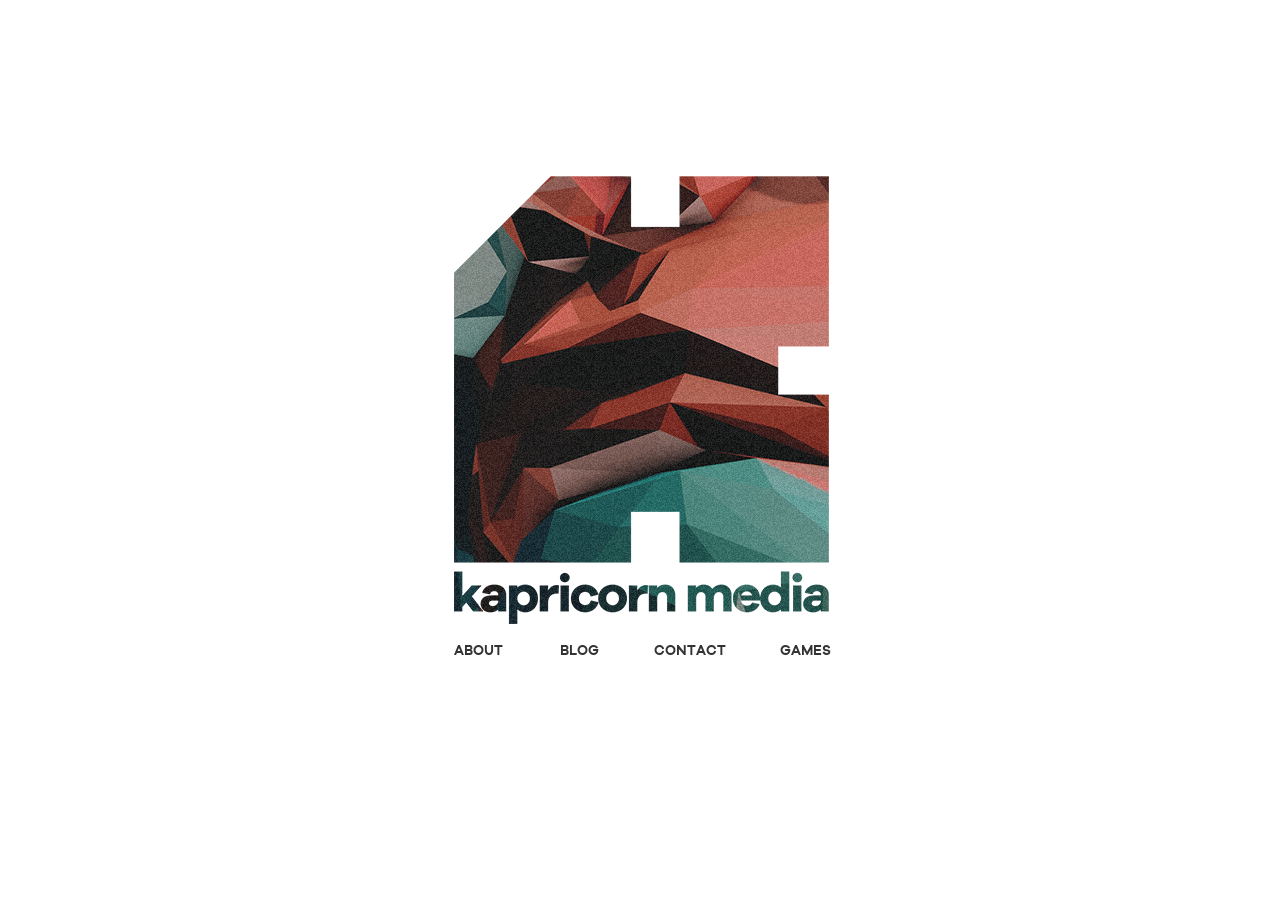
<file: public/index.html>
<!doctype html>
<html>

<head>
    <meta charset="utf-8">
    <meta name="viewport" content="width=device-width, initial-scale=1">

    <!-- - - - - - - - - PAGE METADATA - - - - - - - - -->
    <title>KAPRICORN MEDIA</title>
	<meta name="description" content="An independent game development team.">
    <link rel="publisher" href="https://plus.google.com/+kapricornmedia">
    <!-- OpenGraph tags -->
    <meta property="og:title"       content="KAPRICORN MEDIA">
    <meta property="og:type"        content="website">
    <meta property="og:image"       content="http://www.kapricornmedia.com/images/logo/logoSquare.png">
    <meta property="og:url"         content="http://www.kapricornmedia.com">
    <meta property="og:description" content="An independent game development team.">
    <!-- Twitter card -->
    <meta name="twitter:card"           content="summary">
    <meta name="twitter:url"            content="http://www.kapricornmedia.com">
    <meta name="twitter:title"          content="KAPRICORN MEDIA">
    <meta name="twitter:description"    content="An independent game development team.">
    <meta name="twitter:image"          content="http://www.kapricornmedia.com/images/logo/logoSquare.png">
    <!-- schema.org -->
    <!-- TODO: ADD TAGS -->
    <!-- - - - - - - - - - - - - - - - - - - - - - - - - -->

    <!-- - - - - - - - - FAVICON PACKAGE CONFIG - - - - - - - - -->
    <link rel="apple-touch-icon" sizes="57x57" href="/apple-touch-icon-57x57.png">
    <link rel="apple-touch-icon" sizes="60x60" href="/apple-touch-icon-60x60.png">
    <link rel="apple-touch-icon" sizes="72x72" href="/apple-touch-icon-72x72.png">
    <link rel="apple-touch-icon" sizes="76x76" href="/apple-touch-icon-76x76.png">
    <link rel="apple-touch-icon" sizes="114x114" href="/apple-touch-icon-114x114.png">
    <link rel="apple-touch-icon" sizes="120x120" href="/apple-touch-icon-120x120.png">
    <link rel="apple-touch-icon" sizes="144x144" href="/apple-touch-icon-144x144.png">
    <link rel="apple-touch-icon" sizes="152x152" href="/apple-touch-icon-152x152.png">
    <link rel="apple-touch-icon" sizes="180x180" href="/apple-touch-icon-180x180.png">
    <link rel="icon" type="image/png" href="/favicon-32x32.png" sizes="32x32">
    <link rel="icon" type="image/png" href="/android-chrome-192x192.png" sizes="192x192">
    <link rel="icon" type="image/png" href="/favicon-96x96.png" sizes="96x96">
    <link rel="icon" type="image/png" href="/favicon-16x16.png" sizes="16x16">
    <link rel="manifest" href="/manifest.json">
    <link rel="mask-icon" href="/safari-pinned-tab.svg" color="#5bbad5">
    <meta name="msapplication-TileColor" content="#ffffff">
    <meta name="msapplication-TileImage" content="/mstile-144x144.png">
    <meta name="theme-color" content="#ffffff">
    <!-- - - - - - - - - - - - - - - - - - - - - - - - - -->

    <link rel="stylesheet" type="text/css"
        href="gg-webfont-kit/gg-webfont-kit.css">
    <link rel="stylesheet" type="text/css"
        href="css/main.css">
    <link rel="stylesheet" type="text/css"
        href="css/home.css">
    <link rel="stylesheet" type="text/css" media="(max-width:700px)"
        href="css/home-mobile.css">
    <link rel="stylesheet" type="text/css" media="(min-width:701px)"
        href="css/home-desktop.css">
        
	<script type="application/javascript" src="scripts/logo.js"></script>
</head>

<body>

    <div id="logoContainer">
    	<!-- Desktop version: canvas with img fallback -->
        <canvas id="logoCanvas" width="400" height="450">
        	<img id="logoFallback" src="images/logo/logoBlack.png" alt="Logo">
        </canvas>
        
        <!-- Mobile version: img -->
    	<img id="logoMobile" src="images/logo/logoBlack.png" alt="Logo">
        
        <div id="links">
            <div class="linkCont" id="about">
                <a class="mainLink" href="about/" alt="About">
                    ABOUT
                </a>
            </div>
            <div class="linkCont" id="blog">
                <a class="mainLink" href="blog/" alt="Blog">
                    BLOG
                </a>
            </div>
            <div class="linkCont" id="contact">
                <a class="mainLink" href="contact/" alt="Contact">
                    CONTACT
                </a>
            </div>
            <div class="linkCont" id="games">
                <a class="mainLink" href="games/" alt="Games">
                    GAMES
                </a>
            </div>
    	</div>
    </div>

</body>
</html>
</file>
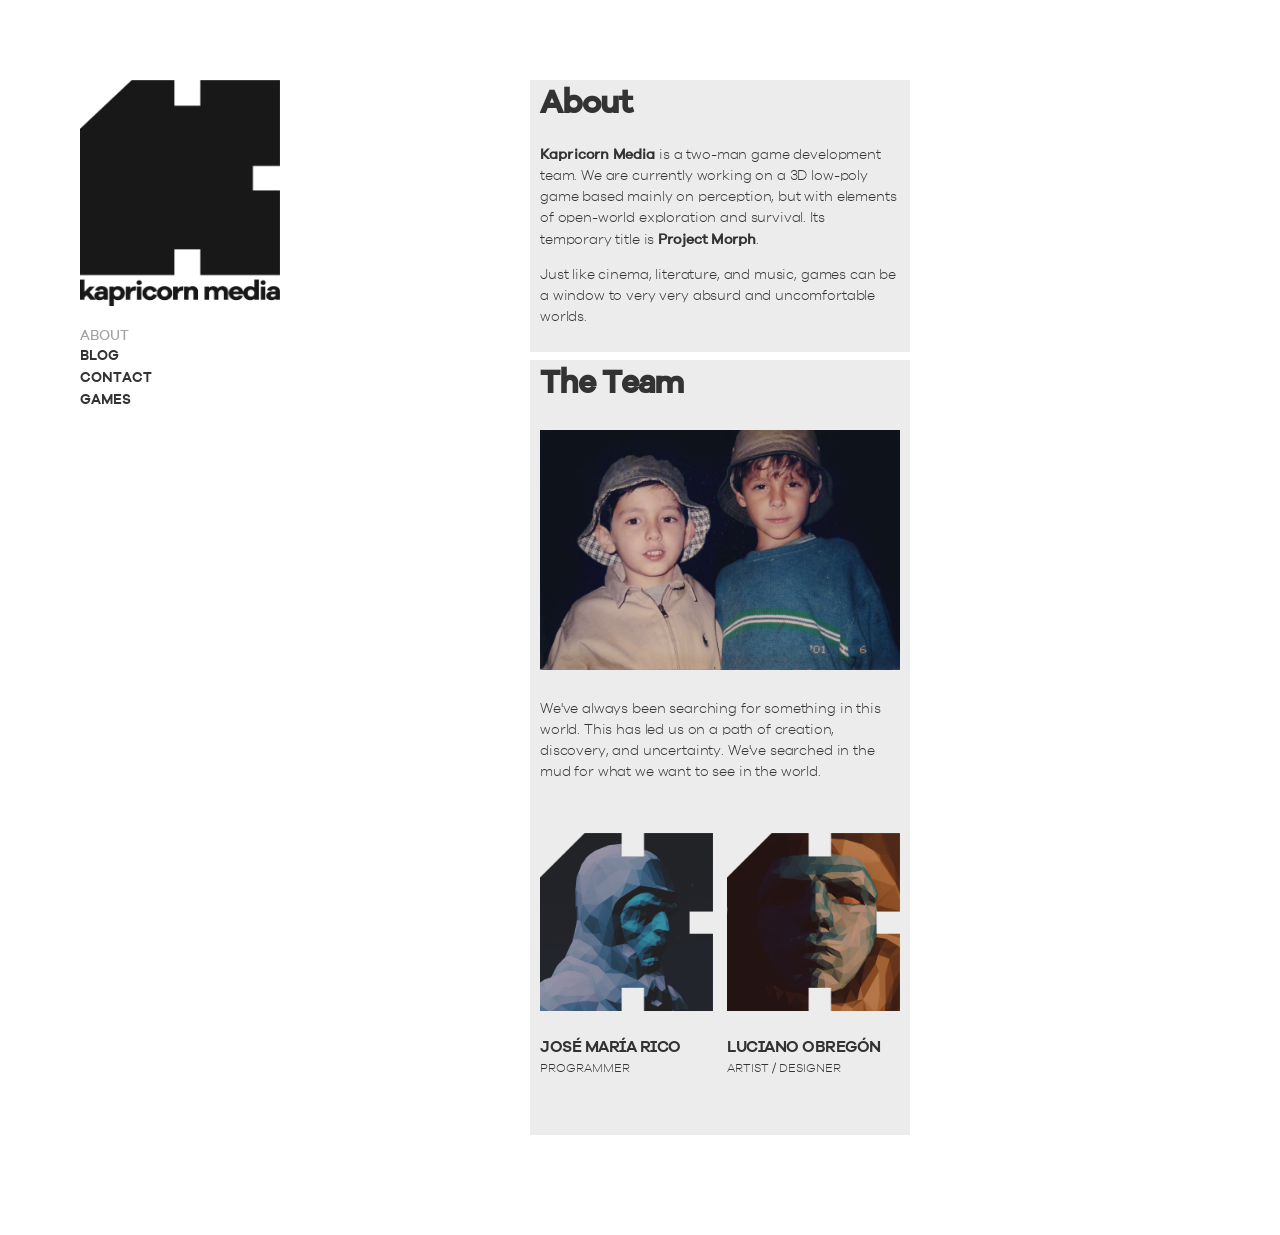
<file: public/about/index.html>
<!doctype html>
<html>
<head>
    <meta charset="utf-8">
    <title>KAPRICORN MEDIA</title>
    <meta name="viewport" content="width=device-width, initial-scale=1">
    
    <!-- - - - - - - - - FAVICON PACKAGE CONFIG - - - - - - - - -->
    <link rel="apple-touch-icon" sizes="57x57" href="../apple-touch-icon-57x57.png">
    <link rel="apple-touch-icon" sizes="60x60" href="../apple-touch-icon-60x60.png">
    <link rel="apple-touch-icon" sizes="72x72" href="../apple-touch-icon-72x72.png">
    <link rel="apple-touch-icon" sizes="76x76" href="../apple-touch-icon-76x76.png">
    <link rel="apple-touch-icon" sizes="114x114" href="../apple-touch-icon-114x114.png">
    <link rel="apple-touch-icon" sizes="120x120" href="../apple-touch-icon-120x120.png">
    <link rel="apple-touch-icon" sizes="144x144" href="../apple-touch-icon-144x144.png">
    <link rel="apple-touch-icon" sizes="152x152" href="../apple-touch-icon-152x152.png">
    <link rel="apple-touch-icon" sizes="180x180" href="../apple-touch-icon-180x180.png">
    <link rel="icon" type="image/png" href="../favicon-32x32.png" sizes="32x32">
    <link rel="icon" type="image/png" href="../android-chrome-192x192.png" sizes="192x192">
    <link rel="icon" type="image/png" href="../favicon-96x96.png" sizes="96x96">
    <link rel="icon" type="image/png" href="../favicon-16x16.png" sizes="16x16">
    <link rel="manifest" href="../manifest.json">
    <link rel="mask-icon" href="../safari-pinned-tab.svg" color="#5bbad5">
    <meta name="msapplication-TileColor" content="#ffffff">
    <meta name="msapplication-TileImage" content="../mstile-144x144.png">
    <meta name="theme-color" content="#ffffff">
    <!-- - - - - - - - - - - - - - - - - - - - - - - - - -->

    <link rel="stylesheet" href="../gg-webfont-kit/gg-webfont-kit.css">
    <link rel="stylesheet" href="../css/main.css">
    <link rel="stylesheet" media="(max-width:700px)"
        href="../css/navigation-small.css">
    <link rel="stylesheet" media="(min-width:701px)"
        href="../css/navigation-large.css">
    <link rel="stylesheet" href="../css/posts.css">
    <link rel="stylesheet" href="../css/about.css">
</head>

<body>
    <div id="titleBar">
    	<div id="logoCont">
            <a class="mainLink" href="../" alt="Home">
                <img class="logo" src="../images/logo/logoBlack.png" alt="Logo">
            </a>
        </div>
    </div>
    
    <div id="sidebar">
    	<a href="../" alt="Home">
    		<img class="logo" src="../images/logo/logoBlack.png" alt="Logo">
        </a>
        <div class="linkSpacer"></div>
        <div id="currentLink" class="barLink">
        	ABOUT
        </div>
        <div class="barLink">
        	<a class="mainLink" href="../blog/" alt="Blog">
            	BLOG
            </a>
        </div>
        <div class="barLink">
        	<a class="mainLink" href="../contact/" alt="Contact">
            	CONTACT
            </a>
        </div>
        <div class="barLink">
        	<a class="mainLink" href="../games/" alt="Games">
            	GAMES
            </a>
        </div>
    </div>
    
    <div id="content">
        <div id="posts">
            <div class="post">
            	<div class="entryOutline">
            	<div class="entry">
        			<div class="graySpacer"></div>
                    <div class="postTitle">
                        <h2>About</h2>
                    </div>
                    <p><b>Kapricorn Media</b> is a two-man game development team. We are currently working on a 3D low-poly game based mainly on perception, but with elements of open-world exploration and survival. Its temporary title is <b>Project Morph</b>.</p>
                    <p>Just like cinema, literature, and music, games can be a window to very very absurd and uncomfortable worlds.</p>
                </div>
                <div class="graySpacerEnd"></div>
                </div>
            </div>
            <div class="postSpacer"></div>
            <div class="post">
            	<div class="entryOutline">
                <div class="entry">
        			<div class="graySpacer"></div>
                    <div class="postTitle">
                        <h2>The Team</h2>
                    </div>
                    <img style="width:100%; margin-top:20px; margin-bottom:10px;" src="../images/cerdas.png">
                    <p>We've always been searching for something in this world. This has led us on a path of creation, discovery, and uncertainty. We've searched in the mud for what we want to see in the world.</p>
                	<div class="users">
                        <div class="userLeft">
                            <img class="userImg" src="../images/user2HighRes.png">
                            <div class="nameSpace"></div>
                            <div class="name">
                                JOSÉ MARÍA RICO
                                <br>
                            </div>
                            <div style="font-size:12px;">
                            	PROGRAMMER
                            </div>
                        </div>
                        <div class="userRight">
                            <img class="userImg" src="../images/user1HighRes.png">
                            <div class="nameSpace"></div>
                            <div class="name">
                                LUCIANO OBREGÓN
                                <br>
                            </div>
                            <div style="font-size:12px;">
                            	ARTIST / DESIGNER
                            </div>
                        </div>
                    </div>
                </div>
                <div class="graySpacerEnd"></div>
                </div>
            </div>
            <!--<div class="postSpacer"></div>
            <div class="post">
            	<div class="entryOutline">
                <div class="entry">
        			<div class="graySpacer"></div>
                    <div class="postTitle">
                        <h2>Contributors</h2>
                    </div>
                    <p>TODO: description?</p>
                	<div class="users">
                        <div class="userLeft">
                            <img class="userImg" src="../images/user1HighRes.png">
                            <div class="nameSpace"></div>
                            <div class="name">
                                MASSIMO PERICOLO
                                <br>
                            </div>
                            <div style="font-size:12px;">
                            	MUSIC
                            </div>
                        </div>
                        <div class="userRight">
                            <img class="userImg" src="../images/user3HighRes.png">
                            <div class="nameSpace"></div>
                            <div class="name">
                                MARÍA JOSÉ CARRERA
                                <br>
                            </div>
                            <div style="font-size:12px;">
                            	RIGGER
                            </div>
                        </div>
                    </div>
                </div>
                <div class="graySpacerEnd"></div>
                </div>
            </div> -->
        </div>
        
    	<div id="endSpacer"></div>
    </div>
</body>
</html>
</file>
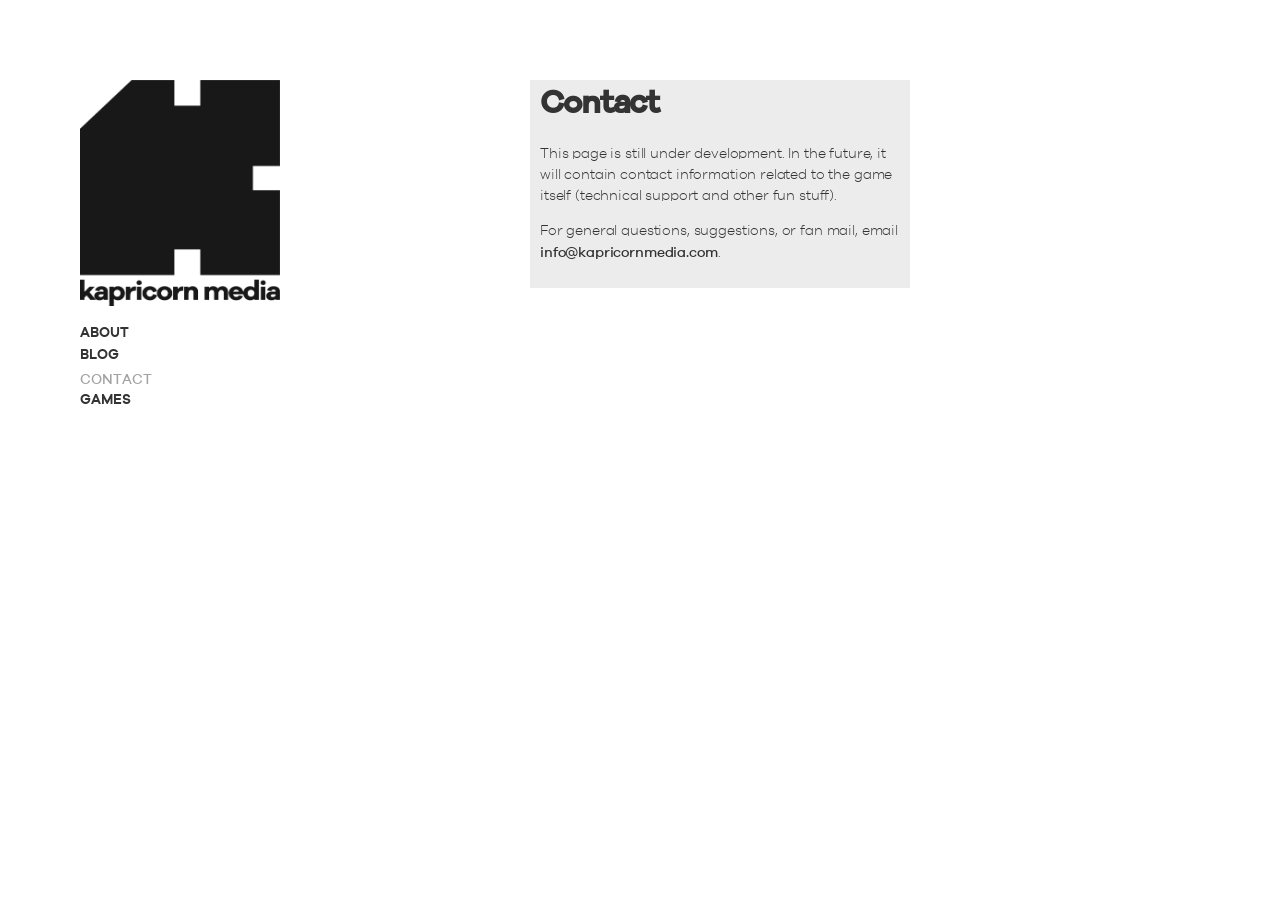
<file: public/contact/index.html>
<!doctype html>
<html>
<head>
    <meta charset="utf-8">
    <title>KAPRICORN MEDIA</title>
    <meta name="viewport" content="width=device-width, initial-scale=1">
    
    <!-- - - - - - - - - FAVICON PACKAGE CONFIG - - - - - - - - -->
    <link rel="apple-touch-icon" sizes="57x57" href="../apple-touch-icon-57x57.png">
    <link rel="apple-touch-icon" sizes="60x60" href="../apple-touch-icon-60x60.png">
    <link rel="apple-touch-icon" sizes="72x72" href="../apple-touch-icon-72x72.png">
    <link rel="apple-touch-icon" sizes="76x76" href="../apple-touch-icon-76x76.png">
    <link rel="apple-touch-icon" sizes="114x114" href="../apple-touch-icon-114x114.png">
    <link rel="apple-touch-icon" sizes="120x120" href="../apple-touch-icon-120x120.png">
    <link rel="apple-touch-icon" sizes="144x144" href="../apple-touch-icon-144x144.png">
    <link rel="apple-touch-icon" sizes="152x152" href="../apple-touch-icon-152x152.png">
    <link rel="apple-touch-icon" sizes="180x180" href="../apple-touch-icon-180x180.png">
    <link rel="icon" type="image/png" href="../favicon-32x32.png" sizes="32x32">
    <link rel="icon" type="image/png" href="../android-chrome-192x192.png" sizes="192x192">
    <link rel="icon" type="image/png" href="../favicon-96x96.png" sizes="96x96">
    <link rel="icon" type="image/png" href="../favicon-16x16.png" sizes="16x16">
    <link rel="manifest" href="../manifest.json">
    <link rel="mask-icon" href="../safari-pinned-tab.svg" color="#5bbad5">
    <meta name="msapplication-TileColor" content="#ffffff">
    <meta name="msapplication-TileImage" content="../mstile-144x144.png">
    <meta name="theme-color" content="#ffffff">
    <!-- - - - - - - - - - - - - - - - - - - - - - - - - -->

    <link rel="stylesheet" href="../gg-webfont-kit/gg-webfont-kit.css">
    <link rel="stylesheet" href="../css/main.css">
    <link rel="stylesheet" media="(max-width:700px)"
        href="../css/navigation-small.css">
    <link rel="stylesheet" media="(min-width:701px)"
        href="../css/navigation-large.css">
    <link rel="stylesheet" href="../css/posts.css">
</head>

<body>
    <div id="titleBar">
    	<div id="logoCont">
            <a class="mainLink" href="../" alt="Home">
                <img class="logo" src="../images/logo/logoBlack.png" alt="Logo">
            </a>
        </div>
    </div>
    
    <div id="sidebar">
    	<a href="../" alt="Home">
    		<img class="logo" src="../images/logo/logoBlack.png" alt="Logo">
        </a>
        <div class="linkSpacer"></div>
        <div class="barLink">
        	<a class="mainLink" href="../about/" alt="About">
            	ABOUT
            </a>
        </div>
        <div class="barLink">
        	<a class="mainLink" href="../blog/" alt="Blog">
            	BLOG
            </a>
        </div>
        <div id="currentLink" class="barLink">
        	CONTACT
        </div>
        <div class="barLink">
        	<a class="mainLink" href="../games/" alt="Games">
            	GAMES
            </a>
        </div>
    </div>
    
    <div id="content">
        <div id="posts">
            <div class="post">
            	<div class="entryOutline">
            	<div class="entry">
                    <div class="postTitle">
                        <h2>Contact</h2>
                    </div>
                    <p>This page is still under development. In the future, it will contain contact information related to the game itself (technical support and other fun stuff).</p>
                    <p>For general questions, suggestions, or fan mail, email <a style="font-size:14px;" href="mailto:info@kapricornmedia.com" target="_top">info@kapricornmedia.com</a>.</p>
                </div>
                <div class="graySpacerEnd"></div>
                </div>
            </div>
        </div>

        <div id="endSpacer"></div>
    </div>
</body>
</html>
</file>
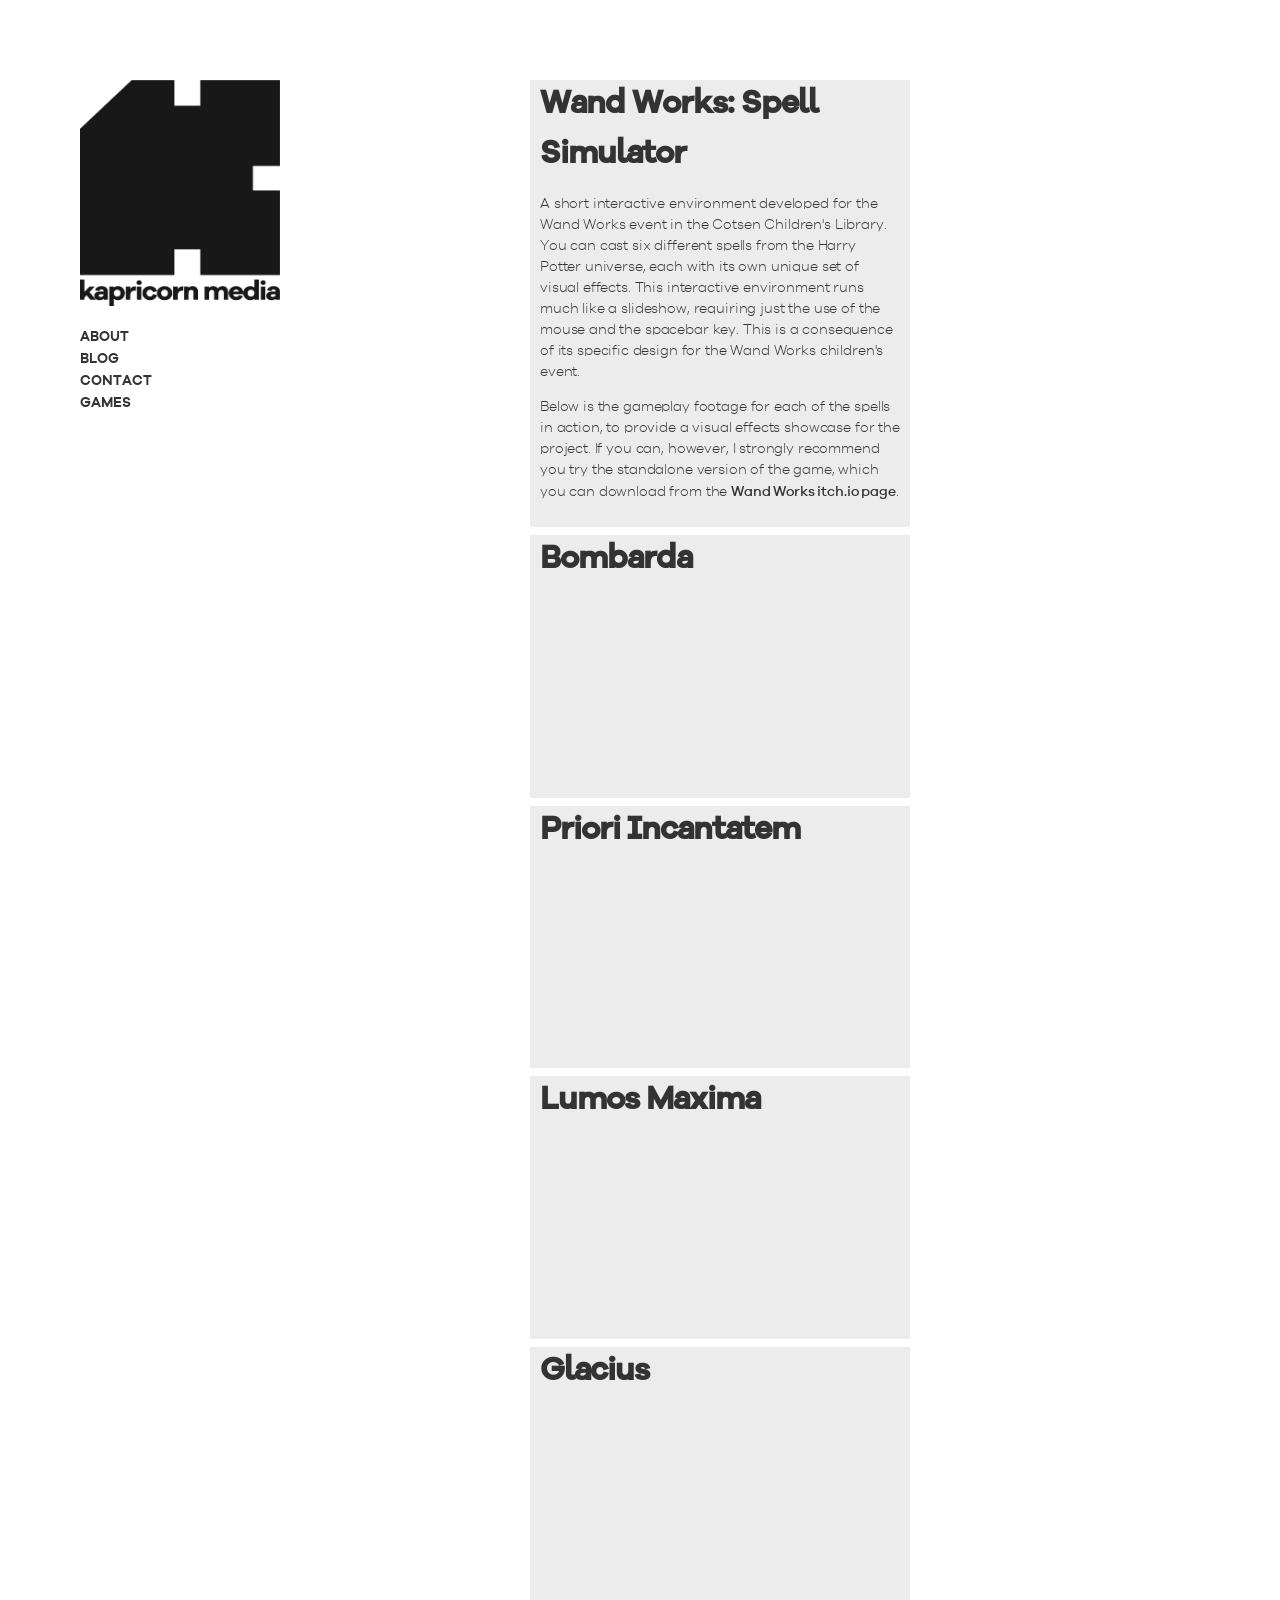
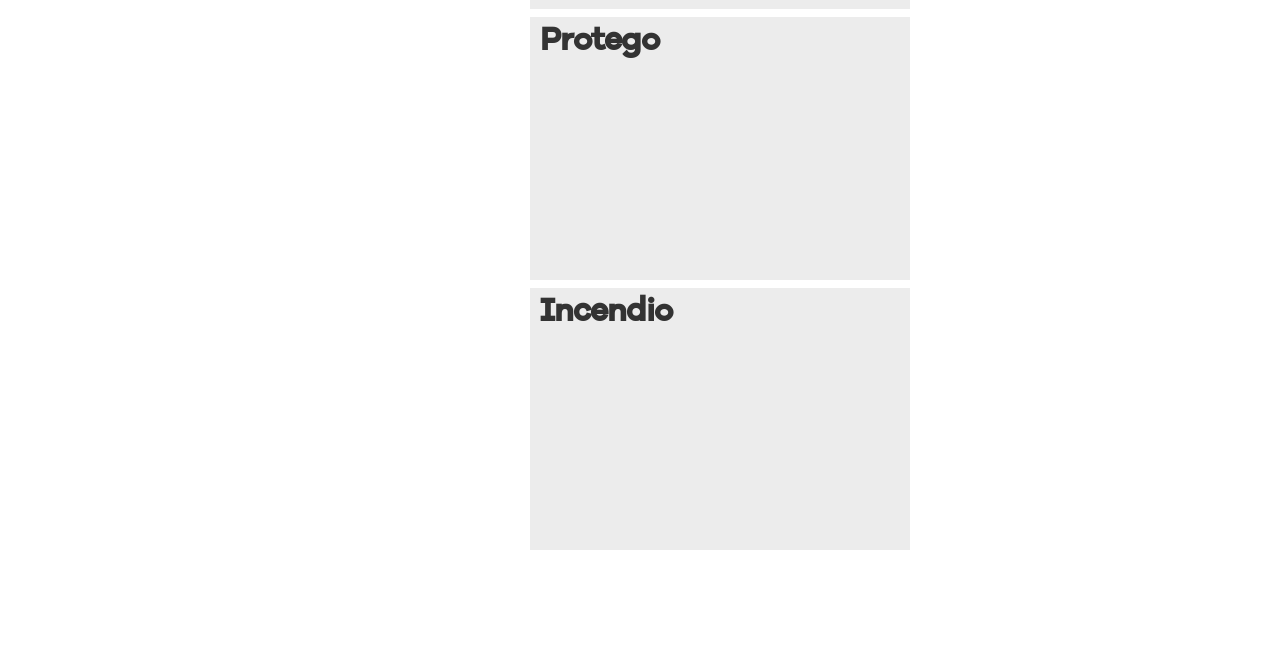
<file: public/wandworks/index.html>
<!doctype html>
<html>
<head>
    <meta charset="utf-8">
    <title>KAPRICORN MEDIA</title>
    <meta name="viewport" content="width=device-width, initial-scale=1">

    <!-- - - - - - - - - FAVICON PACKAGE CONFIG - - - - - - - - -->
    <link rel="apple-touch-icon" sizes="57x57" href="../apple-touch-icon-57x57.png">
    <link rel="apple-touch-icon" sizes="60x60" href="../apple-touch-icon-60x60.png">
    <link rel="apple-touch-icon" sizes="72x72" href="../apple-touch-icon-72x72.png">
    <link rel="apple-touch-icon" sizes="76x76" href="../apple-touch-icon-76x76.png">
    <link rel="apple-touch-icon" sizes="114x114" href="../apple-touch-icon-114x114.png">
    <link rel="apple-touch-icon" sizes="120x120" href="../apple-touch-icon-120x120.png">
    <link rel="apple-touch-icon" sizes="144x144" href="../apple-touch-icon-144x144.png">
    <link rel="apple-touch-icon" sizes="152x152" href="../apple-touch-icon-152x152.png">
    <link rel="apple-touch-icon" sizes="180x180" href="../apple-touch-icon-180x180.png">
    <link rel="icon" type="image/png" href="../favicon-32x32.png" sizes="32x32">
    <link rel="icon" type="image/png" href="../android-chrome-192x192.png" sizes="192x192">
    <link rel="icon" type="image/png" href="../favicon-96x96.png" sizes="96x96">
    <link rel="icon" type="image/png" href="../favicon-16x16.png" sizes="16x16">
    <link rel="manifest" href="../manifest.json">
    <link rel="mask-icon" href="../safari-pinned-tab.svg" color="#5bbad5">
    <meta name="msapplication-TileColor" content="#ffffff">
    <meta name="msapplication-TileImage" content="../mstile-144x144.png">
    <meta name="theme-color" content="#ffffff">
    <!-- - - - - - - - - - - - - - - - - - - - - - - - - -->

    <link rel="stylesheet" href="../gg-webfont-kit/gg-webfont-kit.css">
    <link rel="stylesheet" href="../css/main.css">
    <link rel="stylesheet" media="(max-width:700px)"
        href="../css/navigation-small.css">
    <link rel="stylesheet" media="(min-width:701px)"
        href="../css/navigation-large.css">
    <link rel="stylesheet" href="../css/posts.css">
    <link rel="stylesheet" href="../css/wandworks.css">
</head>

<body>
    <div id="titleBar">
    	<div id="logoCont">
            <a class="mainLink" href="../" alt="Home">
                <img class="logo" src="../images/logo/logoBlack.png" alt="Logo">
            </a>
        </div>
    </div>

    <div id="sidebar">
    	<a href="../" alt="Home">
    		<img class="logo" src="../images/logo/logoBlack.png" alt="Logo">
        </a>
        <div class="linkSpacer"></div>
        <div id="currentLink" class="barLink">
        	<a class="mainLink" href="../about/" alt="About">
            	ABOUT
            </a>
        </div>
        <div class="barLink">
        	<a class="mainLink" href="../blog/" alt="Blog">
            	BLOG
            </a>
        </div>
        <div class="barLink">
        	<a class="mainLink" href="../contact/" alt="Contact">
            	CONTACT
            </a>
        </div>
        <div class="barLink">
        	<a class="mainLink" href="../games/" alt="Games">
            	GAMES
            </a>
        </div>
    </div>

    <div id="content">
        <div id="posts">
            <div class="post">
            	<div class="entryOutline">
            	<div class="entry">
        			<div class="graySpacer"></div>
                    <div class="postTitle">
                        <h2>Wand Works: Spell Simulator</h2>
                    </div>
                    <p>A short interactive environment developed for the Wand Works event in the Cotsen Children's Library.
                    You can cast six different spells from the Harry Potter universe, each with its own unique set of visual effects.
                    This interactive environment runs much like a slideshow, requiring just the use of the mouse and the spacebar key.
                    This is a consequence of its specific design for the Wand Works children's event.</p>
                    <p>Below is the gameplay footage for each of the spells in action, to provide a visual effects showcase for the project.
                    If you can, however, I strongly recommend you try the standalone version of the game, which you can download from
                    the <a href="https://kapricornmedia.itch.io/wand-works-spell-simulator">Wand Works itch.io page</a>.</p>
                </div>
                <div class="graySpacerEnd"></div>
                </div>
            </div>
            <div class="postSpacer"></div>
            <div class="post">
            	<div class="entryOutline">
              <div class="entry">
              <div class="graySpacer"></div>
                    <div class="postTitle">
                        <h2>Bombarda</h2>
                      <div class="vidContainer">
                        <iframe class="video" src="https://player.vimeo.com/video/207537771?byline=0&portrait=0&title=0" width="640" height="360" frameborder="0" webkitallowfullscreen mozallowfullscreen allowfullscreen></iframe>
                      </div>
                    </div>
              </div>
              <div class="graySpacerEnd"></div>
              </div>
            </div>
            <div class="postSpacer"></div>
            <div class="post">
            	<div class="entryOutline">
              <div class="entry">
              <div class="graySpacer"></div>
                    <div class="postTitle">
                        <h2>Priori Incantatem</h2>
                      <div class="vidContainer">
                        <iframe class="video" src="https://player.vimeo.com/video/207540360?byline=0&portrait=0&title=0" width="640" height="360" frameborder="0" webkitallowfullscreen mozallowfullscreen allowfullscreen></iframe>
                      </div>
                    </div>
              </div>
              <div class="graySpacerEnd"></div>
              </div>
            </div>
            <div class="postSpacer"></div>
            <div class="post">
            	<div class="entryOutline">
              <div class="entry">
              <div class="graySpacer"></div>
                    <div class="postTitle">
                        <h2>Lumos Maxima</h2>
                      <div class="vidContainer">
                        <iframe class="video" src="https://player.vimeo.com/video/207539327?byline=0&portrait=0&title=0" width="640" height="360" frameborder="0" webkitallowfullscreen mozallowfullscreen allowfullscreen></iframe>
                      </div>
                    </div>
              </div>
              <div class="graySpacerEnd"></div>
              </div>
            </div>
            <div class="postSpacer"></div>
            <div class="post">
            	<div class="entryOutline">
              <div class="entry">
              <div class="graySpacer"></div>
                    <div class="postTitle">
                        <h2>Glacius</h2>
                      <div class="vidContainer">
                        <iframe class="video" src="https://player.vimeo.com/video/207539063?byline=0&portrait=0&title=0" width="640" height="360" frameborder="0" webkitallowfullscreen mozallowfullscreen allowfullscreen></iframe>
                      </div>
                    </div>
              </div>
              <div class="graySpacerEnd"></div>
              </div>
            </div>
            <div class="postSpacer"></div>
            <div class="post">
            	<div class="entryOutline">
              <div class="entry">
              <div class="graySpacer"></div>
                    <div class="postTitle">
                        <h2>Protego</h2>
                      <div class="vidContainer">
                        <iframe class="video" src="https://player.vimeo.com/video/207538567?byline=0&portrait=0&title=0" width="640" height="360" frameborder="0" webkitallowfullscreen mozallowfullscreen allowfullscreen></iframe>
                      </div>
                    </div>
              </div>
              <div class="graySpacerEnd"></div>
              </div>
            </div>
            <div class="postSpacer"></div>
            <div class="post">
            	<div class="entryOutline">
              <div class="entry">
              <div class="graySpacer"></div>
                    <div class="postTitle">
                        <h2>Incendio</h2>
                      <div class="vidContainer">
                        <iframe class="video" src="https://player.vimeo.com/video/207539663?byline=0&portrait=0&title=0" width="640" height="360" frameborder="0" webkitallowfullscreen mozallowfullscreen allowfullscreen></iframe>
                      </div>
                    </div>
              </div>
              <div class="graySpacerEnd"></div>
              </div>
            </div>
        </div>

    	<div id="endSpacer"></div>
    </div>
</body>
</html>
</file>
<file: public/gg-webfont-kit/gg-webfont-kit.css>
/**
 * @license
 * MyFonts Webfont Build ID 3234096, 2016-06-16T14:41:31-0400
 * 
 * The fonts listed in this notice are subject to the End User License
 * Agreement(s) entered into by the website owner. All other parties are 
 * explicitly restricted from using the Licensed Webfonts(s).
 * 
 * You may obtain a valid license at the URLs below.
 * 
 * Webfont: GalanoGrotesque-Light by Rene Bieder
 * URL: http://www.myfonts.com/fonts/rene-bieder/galano-grotesque/light/
 * 
 * Webfont: GalanoGrotesque-Medium by Rene Bieder
 * URL: http://www.myfonts.com/fonts/rene-bieder/galano-grotesque/medium/
 * 
 * Webfont: GalanoGrotesqueAlt-Bold by Rene Bieder
 * URL: http://www.myfonts.com/fonts/rene-bieder/galano-grotesque/alt-bold/
 * 
 * Webfont: GalanoGrotesqueAlt-SemiBold by Rene Bieder
 * URL: http://www.myfonts.com/fonts/rene-bieder/galano-grotesque/alt-semi-bold/
 * 
 * 
 * License: http://www.myfonts.com/viewlicense?type=web&buildid=3234096
 * Licensed pageviews: 10,000
 * Webfonts copyright: Copyright &#x00A9; 2014 by Ren&#x00E9; Bieder. All rights reserved.
 * 
 * © 2016 MyFonts Inc
*/


/* @import must be at top of file, otherwise CSS will not work */
/* TODO was this important? */
/* @import url("//hello.myfonts.net/count/315930"); */

  
@font-face {font-family: 'GalanoGrotesque-Light';src: url('webfonts/315930_0_0.eot');src: url('webfonts/315930_0_0.eot?#iefix') format('embedded-opentype'),url('webfonts/315930_0_0.woff2') format('woff2'),url('webfonts/315930_0_0.woff') format('woff'),url('webfonts/315930_0_0.ttf') format('truetype');}
 
  
@font-face {font-family: 'GalanoGrotesque-Medium';src: url('webfonts/315930_1_0.eot');src: url('webfonts/315930_1_0.eot?#iefix') format('embedded-opentype'),url('webfonts/315930_1_0.woff2') format('woff2'),url('webfonts/315930_1_0.woff') format('woff'),url('webfonts/315930_1_0.ttf') format('truetype');}
 
  
@font-face {font-family: 'GalanoGrotesqueAlt-Bold';src: url('webfonts/315930_2_0.eot');src: url('webfonts/315930_2_0.eot?#iefix') format('embedded-opentype'),url('webfonts/315930_2_0.woff2') format('woff2'),url('webfonts/315930_2_0.woff') format('woff'),url('webfonts/315930_2_0.ttf') format('truetype');}
 
  
@font-face {font-family: 'GalanoGrotesqueAlt-SemiBold';src: url('webfonts/315930_3_0.eot');src: url('webfonts/315930_3_0.eot?#iefix') format('embedded-opentype'),url('webfonts/315930_3_0.woff2') format('woff2'),url('webfonts/315930_3_0.woff') format('woff'),url('webfonts/315930_3_0.ttf') format('truetype');}
</file>
<file: public/css/main.css>
@charset "utf-8";
/* CSS Document */

/* Remove page margins */
html, body {
	margin:0;
	padding:0;
}

/* Default font settings */
* {
	font-family:GalanoGrotesque-Light, sans-serif;
	color:#333333;
}
p {
	font-size:14px;
	line-height:150%;
	letter-spacing:-0.15px;
}
b {
	font-family:GalanoGrotesque-Medium, sans-serif;
	letter-spacing:0.15px;
}
strong {
	font-family:GalanoGrotesque-Medium, sans-serif;
	letter-spacing:0.15px;
}
h1 {
	font-family:GalanoGrotesqueAlt-Bold, sans-serif;
	font-size:40px;
}
/* Post titles */
h2 {
	font-family:GalanoGrotesqueAlt-SemiBold, sans-serif;
	font-size:32px;
	letter-spacing:-1px;
	margin-top:0;
	margin-bottom:0;
}
/* Date stamp */
h3 {
	font-family:GalanoGrotesque-Medium, sans-serif;
	font-size:12px;
	margin:0;
	margin-left:15%;
	margin-top:72px;
	margin-bottom:12px;
	text-decoration:none;
}

/* General link formatting */
a {
	font-family:GalanoGrotesque-Medium, sans-serif;
    text-decoration:none;
}
a:hover, a:active {
	color:#fb3f32;
}
.mainLink {
	font-family:GalanoGrotesqueAlt-SemiBold, sans-serif;
	font-size:100%;
	text-decoration:none;
}
.mainLink:hover, .mainLink:active {
	color:#fb3f32;
}

/* Hide post loader */
#postLoader {
    display: none;
}
</file>
<file: public/css/home.css>
@charset "utf-8";
/* CSS Document */

html, body {
	height:100%;
}

#logoContainer {
	width:100%;
	height:100%;
	position:relative;
}

#links {
	position:absolute;
	top:50%;
	left:50%;
}
.linkCont {
	float:left;
}
</file>
<file: public/css/home-mobile.css>
@charset "utf-8";
/* CSS Document */

#logoMobile {
	display:block;
	width:250px;
	position:absolute;
	top:0; left:0; right:0; bottom:100px;
	margin:auto;
}
#logoCanvas, #logoFallback {
	display:none;
}

#links {
	width:300px;
	height:20px;
	margin:-10px 0 0 -150px;
}
.linkCont {
	font-size:12px;
	margin-top:120px;
}
#about {
	margin-left:25px;
}
#blog {
	margin-left:24px;
}
#contact {
	margin-left:24px;
}
#games {
	margin-left:22px;
}
</file>
<file: public/css/home-desktop.css>
@charset "utf-8";
/* CSS Document */

#logoCanvas, #logoFallback {
	display:block;
	width:400px;
	height:450px;
	position:absolute;
	top:0; left:0; right:0; bottom:100px;
	margin:auto;
}
#logoMobile {
	display:none;
}

#links {
	width:400px;
	height:20px;
	margin:-10px 0 0 -200px;
}

.linkCont {
	font-size:14px;
	margin-top:200px;
}
#about {
	margin-left:14px;
}
#blog {
	margin-left:57px;
}
#contact {
	margin-left:55px;
}
#games {
	margin-left:54px;
}
</file>
<file: public/css/navigation-small.css>
@charset "utf-8";
/* CSS Document */

#sidebar {
	display:none;
}
#titleBar {
	/* temp */
	visibility:hidden;
	width:100%;
}
#logoCont {
	width:100px;
	margin:0 auto;
}
.logo {
	width:100px;
}

/* Main scrollable content */
#content {
	height:100%;
}
.post {
	width:100%;
}

/* Single post and its components */
.entry {
	width:85%;
	min-width:220px;
	min-height:300px;
	margin:0 auto;
}
.entryOutline {
	width:70%;
	min-width:220px;
	min-height:300px;
	margin:0 auto;
	background-color:#ECECEC;
}
</file>
<file: public/css/navigation-large.css>
@charset "utf-8";
/* CSS Document */

html {
	margin-top:80px;
	margin-left:80px;
}

/* Logo bar: use sidebar for desktop */
#titleBar {
	display:none;
}
#sidebar {
	/* FIXED WIDTH */
	width:200px;
	height:100%;
	float:left;
	position:fixed;
}
.logo {
	width:200px;
	height:226px;
}
.linkSpacer {
	height:10px;
}
.barLink {
	margin-top:0px;
	font-family:GalanoGrotesque-Medium;
	font-size:14px;
}
#currentLink {
	margin-top:4px;
	color:#A2A2A2;
}

/* Main scrollable content */
#content {
	height:100%;
	/* FIXED SIDEBAR WIDTH */
	margin-left:200px;
}
.post {
	width:100%;
	margin:0 auto;
}

/* Single post and its components */
.entry {
	width:92%;
	min-width:360px;
	min-height:300px;
	margin:0 auto;
}
.entryOutline {
	width:35%;
	min-width:380px;
	min-height:300px;
	margin:0 auto;
	background-color:#ECECEC;
	margin-left:25%;
}
</file>
<file: public/css/posts.css>
@charset "utf-8";
/* CSS Document */

/* Gray post margin within one post */
.graySpacerEnd {
	height:10px;
	background-color:#ECECEC;
}

/* Spacing between posts and after the final post */
.postSpacer {
	height:8px;
}
#endSpacer {
	height:100px;
}

.entryOutline {
	min-height:100px;
}
.entry {
	min-height:100px;
}
</file>
<file: public/css/about.css>
@charset "utf-8";
/* CSS Document */

/* Format for user images */
.users {
	width: 100%;
	margin-top: 50px;
	margin-bottom: 50px;
    text-align: left;
}
.userImg {
	width: 100%;
}
.userLeft {
	width: 48%;
	float: left;
}
.userRight {
	width: 48%;
	margin-left: 52%;
}

/* Format for user names */
.nameSpace {
	height: 20px;
}
.name {
	font-family: GalanoGrotesqueAlt-SemiBold;
	letter-spacing: -0.5px;
}
</file>
<file: public/css/wandworks.css>
@charset "utf-8";
/* CSS Document */

.vidContainer {
	position:relative;
	width:100%;
	height:0;
	padding-bottom:56.25%;
}
.video {
	position:absolute;
	top:0;
	left:0;
	width:100%;
	height:100%;
}
</file>
